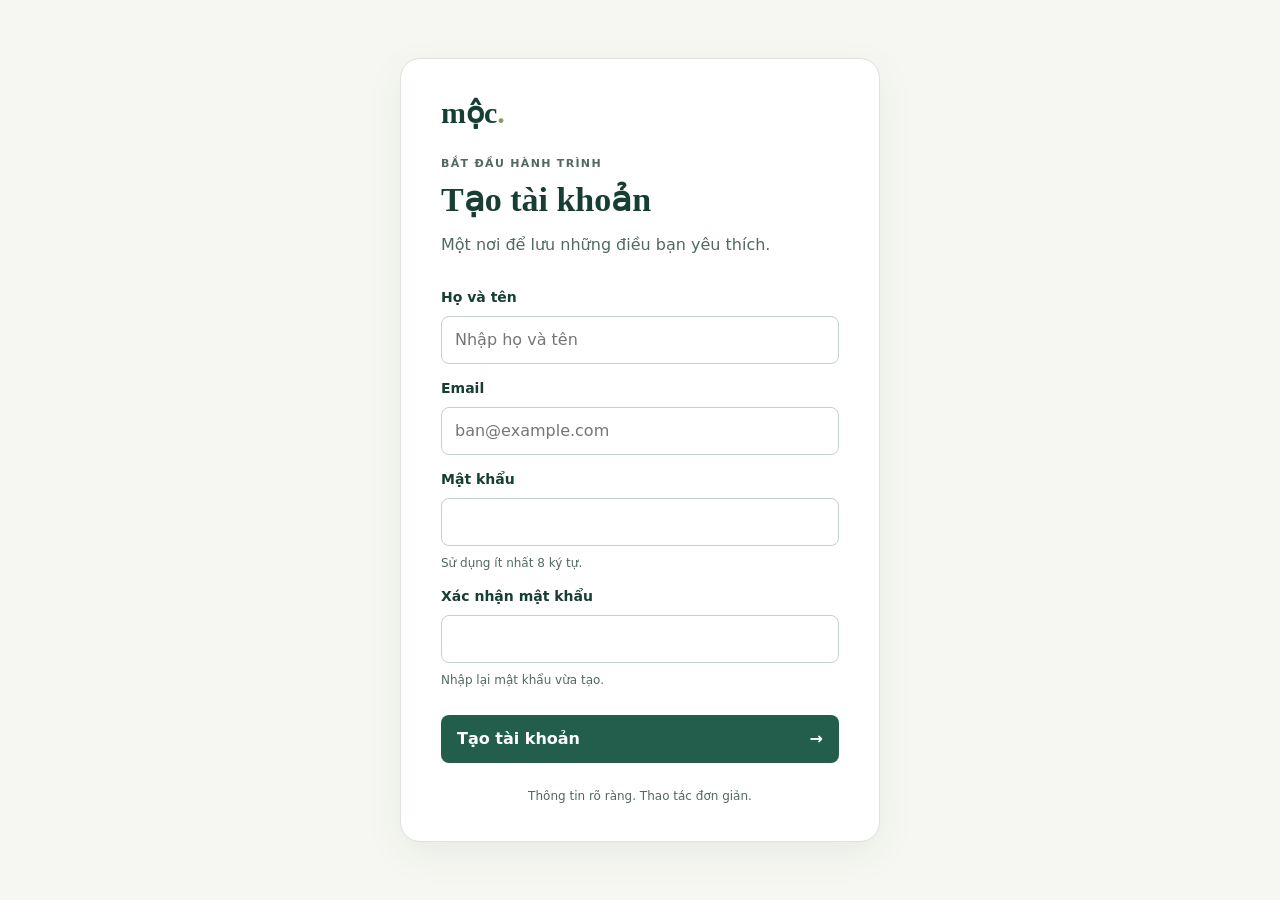
<file: index.html>
<!doctype html>
<html lang="vi">
<head><meta charset="utf-8"><meta name="viewport" content="width=device-width,initial-scale=1"><title>Tạo tài khoản — Mộc</title><link rel="stylesheet" href="style.css"><script src="form.js" defer></script></head>
<body><main class="card"><a class="brand" href="index.html" aria-label="Mộc — Trang đăng ký">mộc<span>.</span></a><p class="eyebrow">BẮT ĐẦU HÀNH TRÌNH</p><h1>Tạo tài khoản</h1><p class="intro">Một nơi để lưu những điều bạn yêu thích.</p><form action="success.html" method="get"><label for="fullname">Họ và tên</label><input id="fullname" autocomplete="name" required maxlength="100" placeholder="Nhập họ và tên"><label for="email">Email</label><input id="email" type="email" autocomplete="email" required placeholder="ban@example.com"><label for="password">Mật khẩu</label><input id="password" type="password" autocomplete="new-password" minlength="8" required aria-describedby="password-hint"><small id="password-hint">Sử dụng ít nhất 8 ký tự.</small><label for="confirmation">Xác nhận mật khẩu</label><input id="confirmation" type="password" autocomplete="new-password" minlength="8" required aria-describedby="confirmation-hint"><small id="confirmation-hint">Nhập lại mật khẩu vừa tạo.</small><button type="submit">Tạo tài khoản <span aria-hidden="true">→</span></button></form><p class="footnote">Thông tin rõ ràng. Thao tác đơn giản.</p></main></body>
</html>
</file>
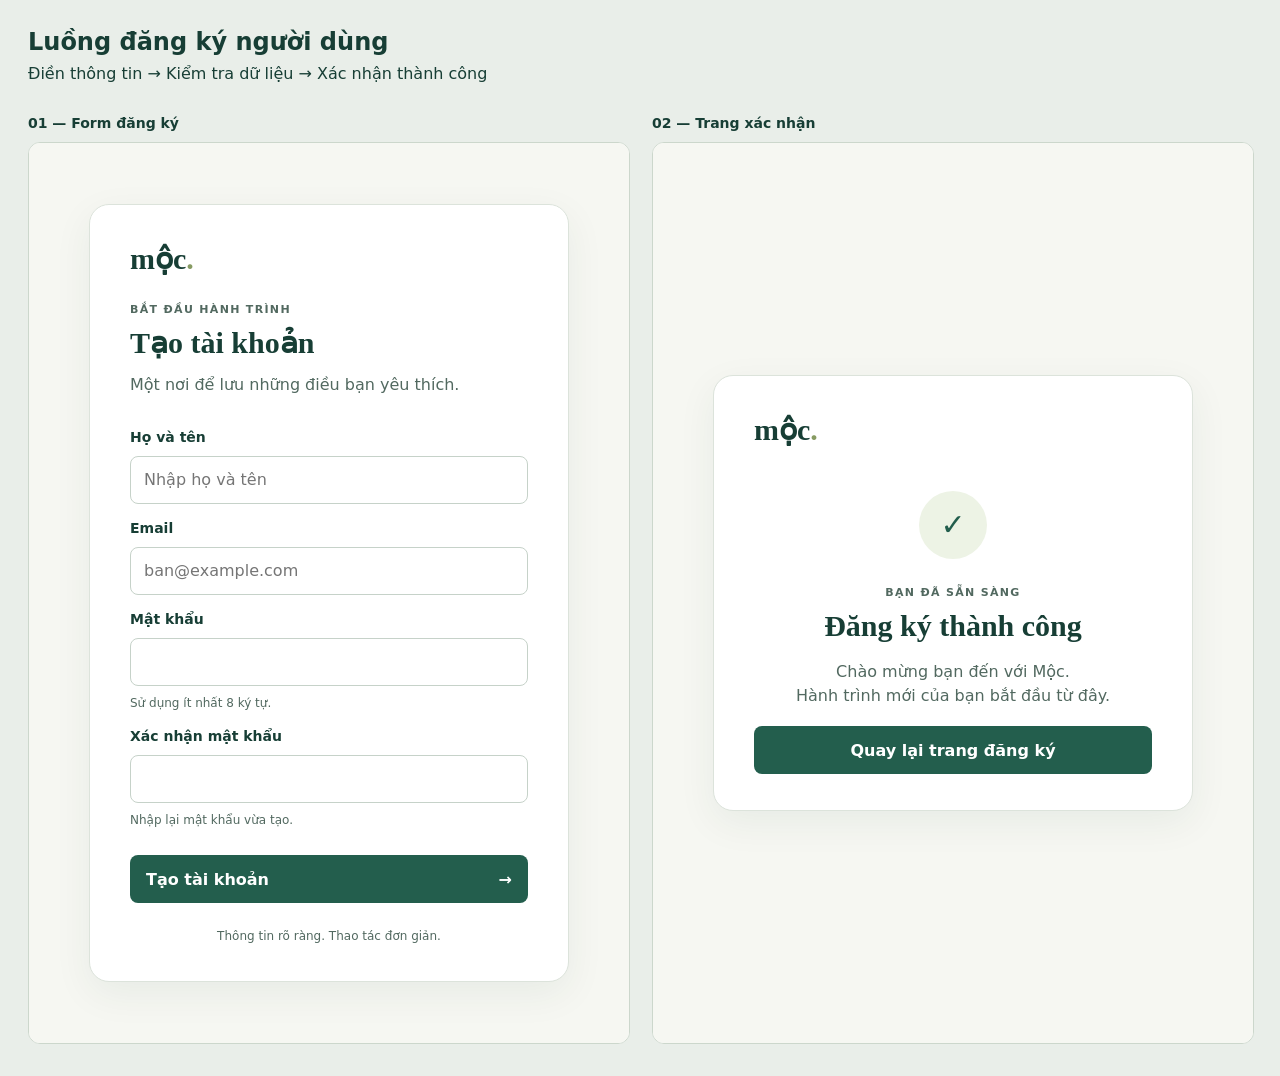
<file: design.html>
<!doctype html><html lang="vi"><head><meta charset="utf-8"><meta name="viewport" content="width=device-width,initial-scale=1"><title>Thiết kế luồng đăng ký</title><style>body{background:#e9eee9;font:16px system-ui;margin:0;padding:28px;color:#173e35}h1{margin:0 0 8px;font-size:24px}p{margin:0 0 20px}.screens{display:grid;grid-template-columns:1fr 1fr;gap:24px}h2{font-size:14px}iframe{border:1px solid #ccd7cc;border-radius:12px;width:100%;height:900px;background:#fff}@media(max-width:700px){.screens{grid-template-columns:1fr}}</style></head><body><h1>Luồng đăng ký người dùng</h1><p>Điền thông tin → Kiểm tra dữ liệu → Xác nhận thành công</p><div class="screens"><section><h2>01 — Form đăng ký</h2><iframe title="Trang đăng ký" src="index.html"></iframe></section><section><h2>02 — Trang xác nhận</h2><iframe title="Trang xác nhận" src="success.html"></iframe></section></div></body></html>
</file>
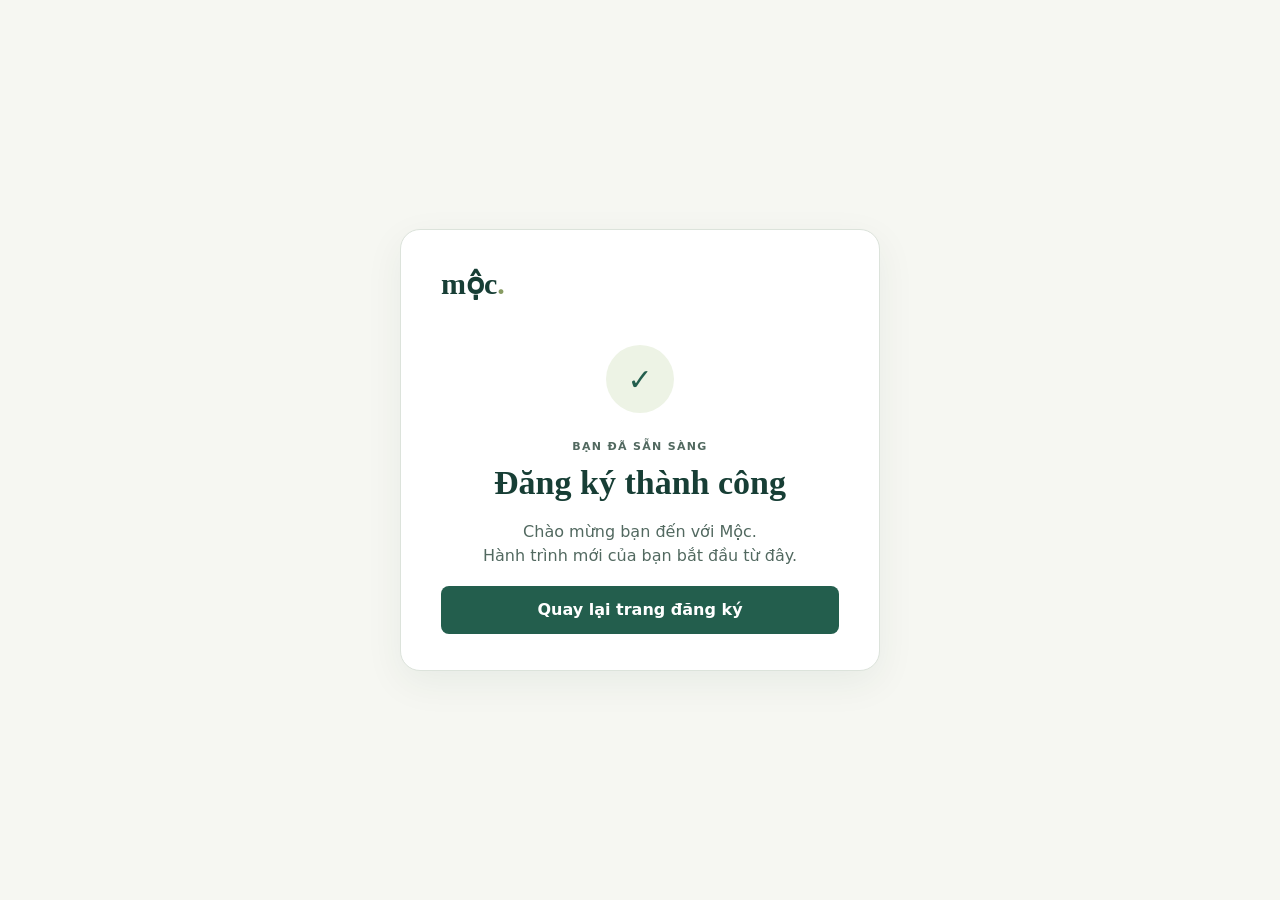
<file: success.html>
<!doctype html><html lang="vi"><head><meta charset="utf-8"><meta name="viewport" content="width=device-width,initial-scale=1"><title>Đăng ký thành công — Mộc</title><link rel="stylesheet" href="style.css"></head><body><main class="card success"><a class="brand" href="index.html">mộc<span>.</span></a><div class="check" aria-hidden="true">✓</div><p class="eyebrow">BẠN ĐÃ SẴN SÀNG</p><h1>Đăng ký thành công</h1><p>Chào mừng bạn đến với Mộc.<br>Hành trình mới của bạn bắt đầu từ đây.</p><a class="button" href="index.html">Quay lại trang đăng ký</a></main></body></html>
</file>
<file: style.css>
:root{--ink:#173e35;--muted:#526960;--primary:#235e4d;--paper:#f6f7f2;--line:#c6d2c9}*{box-sizing:border-box}body{margin:0;min-height:100vh;display:grid;place-items:center;padding:24px;background:var(--paper);color:var(--ink);font:16px/1.5 system-ui,sans-serif}.card{width:min(100%,480px);padding:36px 40px;background:#fff;border:1px solid #dce3db;border-radius:20px;box-shadow:0 12px 38px #173e3510}.brand{font:700 30px Georgia,serif;color:var(--ink);text-decoration:none}.brand span{color:#879b62}.eyebrow{font-size:11px;letter-spacing:.12em;margin:26px 0 7px;font-weight:700;color:var(--muted)}h1{font:600 clamp(28px,5vw,34px)/1.2 Georgia,serif;margin:0 0 12px}.intro{color:var(--muted);margin:0 0 24px}form{display:grid;gap:8px}label{font-weight:600;font-size:14px;margin-top:6px}input{font:inherit;width:100%;min-height:46px;border:1px solid var(--line);border-radius:8px;padding:11px 13px;background:#fff;color:var(--ink)}input:focus-visible{outline:3px solid #91b1a4;outline-offset:2px;border-color:var(--primary)}small{color:var(--muted);font-size:12px}button,.button{font:600 16px system-ui;min-height:48px;border:0;border-radius:8px;padding:14px 16px;background:var(--primary);color:#fff;text-decoration:none;display:flex;justify-content:space-between;align-items:center;margin-top:18px;cursor:pointer}button:hover,.button:hover{background:#173e35}button:focus-visible,a:focus-visible{outline:3px solid #879b62;outline-offset:3px}.footnote{font-size:12px;color:var(--muted);text-align:center;margin:24px 0 0}.success{text-align:center}.success .brand{display:block;text-align:left}.check{display:grid;place-items:center;width:68px;height:68px;border-radius:50%;background:#edf3e5;color:var(--primary);font-size:30px;margin:44px auto 24px}.success .button{justify-content:center}.success p{color:var(--muted)}@media(max-width:480px){body{padding:16px}.card{padding:28px 24px;border-radius:14px}}
</file>
